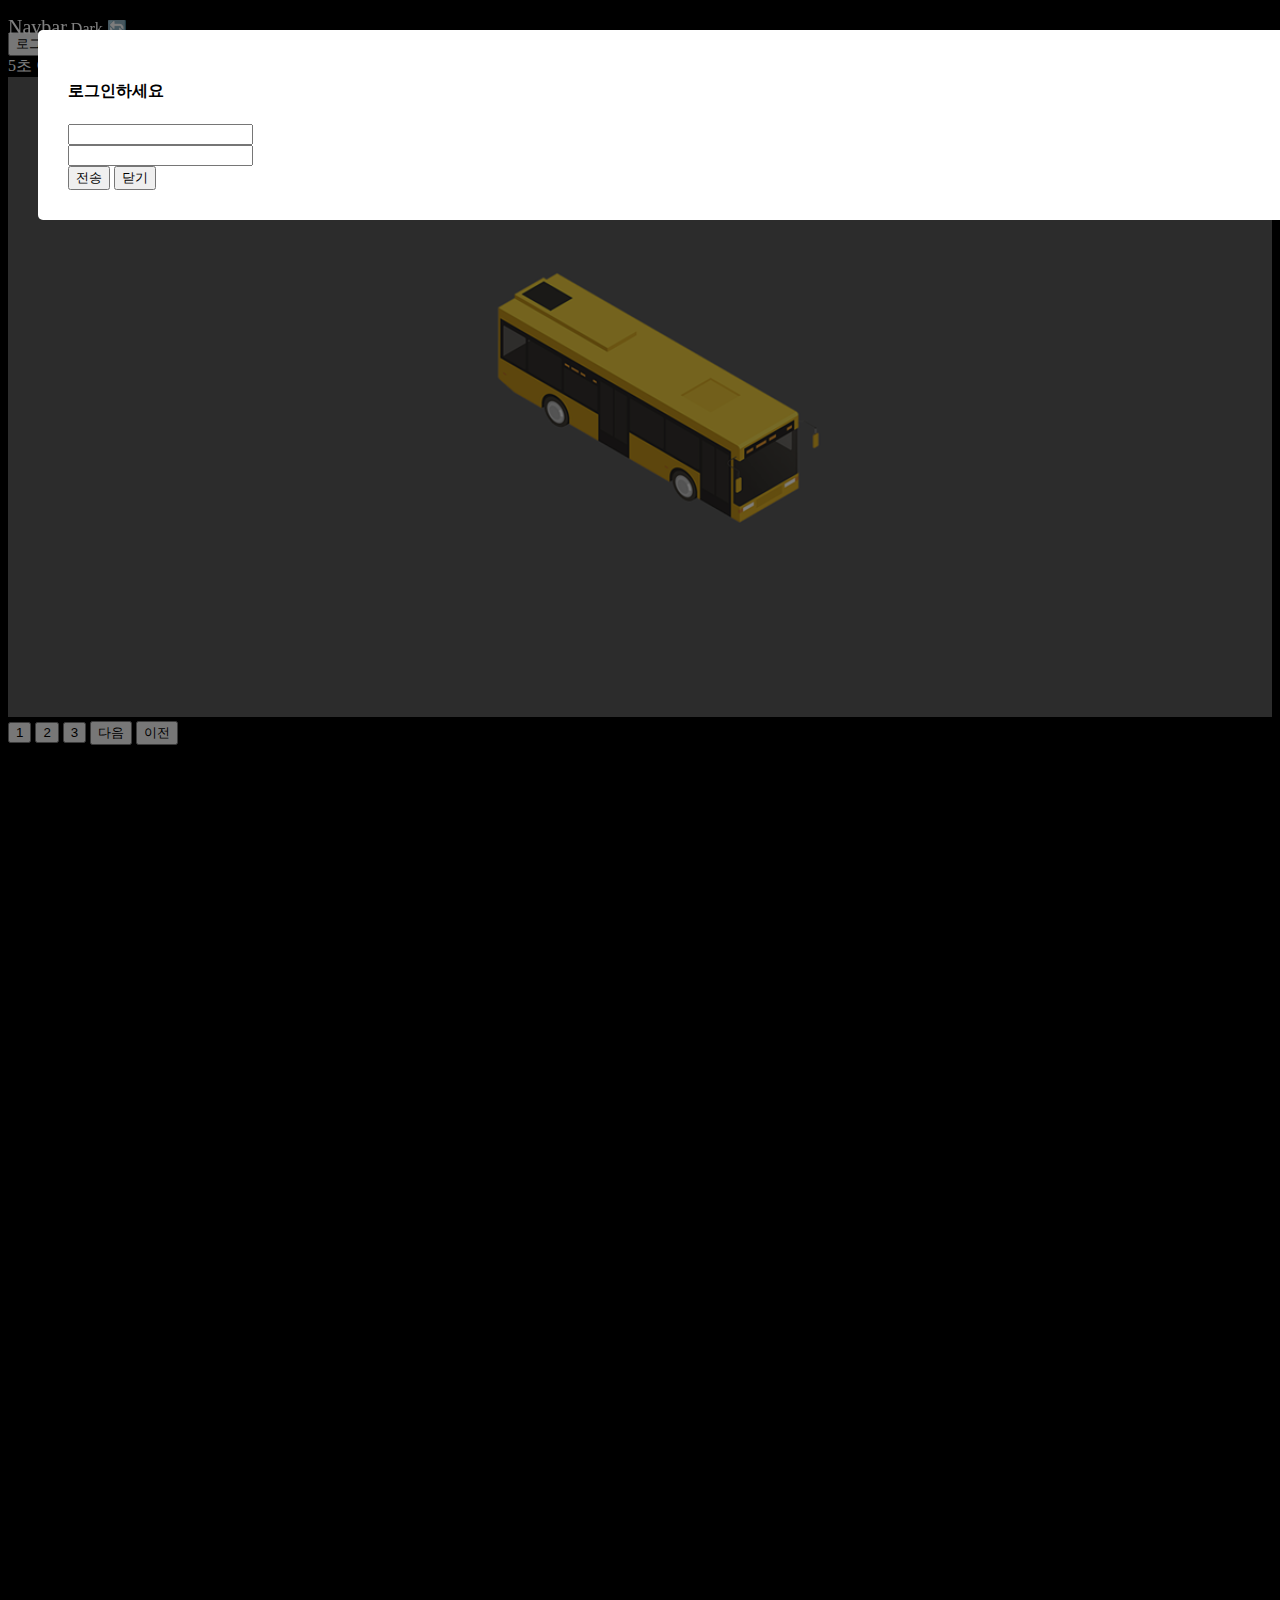
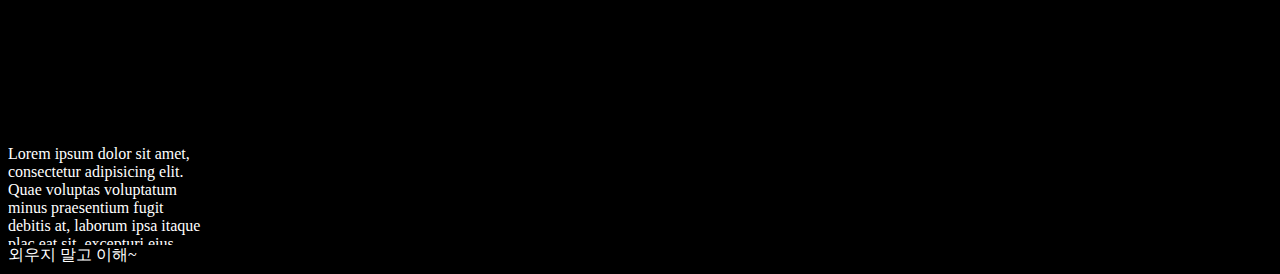
<file: index.html>
<!doctype html>
<html lang="en">
  <head>
    <meta charset="utf-8">
    <meta name="viewport" content="width=device-width, initial-scale=1">
    <link href="https://cdn.jsdelivr.net/npm/bootstrap@5.1.3/dist/css/bootstrap.min.css" rel="stylesheet" integrity="sha384-1BmE4kWBq78iYhFldvKuhfTAU6auU8tT94WrHftjDbrCEXSU1oBoqyl2QvZ6jIW3" crossorigin="anonymous">
    <link rel="stylesheet" href="main.css">
    <script src="https://cdnjs.cloudflare.com/ajax/libs/jquery/3.6.0/jquery.min.js" integrity="sha512-894YE6QWD5I59HgZOGReFYm4dnWc1Qt5NtvYSaNcOP+u1T9qYdvdihz0PPSiiqn/+/3e7Jo4EaG7TubfWGUrMQ==" crossorigin="anonymous" referrerpolicy="no-referrer"></script>
</head>
<!-- 다크모드 -->
  <body class="dark">
    <!-- 모달창은 보통 맨 앞에 적음 -->
    <div class="black-bg show-modal">
      <div class="white-bg">
        <h4>로그인하세요</h4>

        <!-- form은 서버로 유저정보 전송하려고 쓰는 것 -->
        <form action="success.html">
          <div class="my-3">
            <input type="text" class="form-control" id="email">
           </div>
           <div class="my-3">
             <input type="password" class="form-control" id="pw">
           </div>
           <button type="submit" class="btn btn-primary" id="send">전송</button>
           <button type="button" class="btn btn-danger" id="close">닫기</button>
        </form> 
      </div>
    </div> 

    <script>
      // 검은 배경 누르면 모달창 닫힘
      $('.black-bg').on('click', function(e){

        // // 유용한 이벤트 관련 함수들
        // e.target; // 유저가 실제로 누른거
        // e.currentTarget; // 이벤트 리스너 달린 곳
        // this; // = e.currentTarget
        // e.preventDefault(); // 이벤트 기본동작 막아줌
        // e.stopPropagation(); // 내 상위요소로 이벤트 버블링 막아줌

        // 이벤트 버블링 현상 제거 (원래 input창 누르면 닫히는 오류 해결)
        // 내가 실제로 누른게 까만 배경이면 모달창 닫아주세요~
        if(e.target == document.querySelector('.black-bg')){
          $('.black-bg').removeClass('show-modal');
        }
      })


      // input에서 일어나는 input 이벤트 - input에 입력한 값 바뀔 때 발생  (ex) 패스워드 입력시 지속적으로 더 입력하세요 안내문 띄우는 거
      //                   change 이벤트 - input에 입력한 값 바뀌고 포커스 잃을 때 발생
        document.getElementById('email').addEventListener('input', function(){
            console.log('안녕');
        })
    </script>


    <nav class="navbar navbar-light bg-light">
        <div class="container-fluid">
          <span class="navbar-brand">Navbar</span>
          <span class="badge bg-dark">Dark 🔄</span>
          <button class="navbar-toggler" type="button">
            <span class="navbar-toggler-icon"></span>
          </button>
        </div>
      </nav> 
      

      <script>
        // 스크롤 될 때마다 코드 실행
        window.addEventListener('scroll', function(){
          // window.scrollY 는 유저가 얼마나 스크롤바 내렸나
          // window.scrollTo(x,y)는 강제로 스크롤하기
          // 부트 스트랩 사용시 스크롤 속도 늦춰짐
          // window.scrollBy(s,y)는 현재 위치부터 강제로 스크롤하기

        //   1. 스크롤바를 100px 내리면 로고 폰트사이즈를 작게 만들어오십시오.
        // 반대로 100px 미만으로 내리면 로고 폰트사이즈를 크게 만들어옵시다. 
          if(window.scrollY >= 100){
            document.querySelector('.navbar-brand').style.fontSize = "10px";
          }else if(window.scrollY < 100)
            document.querySelector('.navbar-brand').style.fontSize = "20px";
        })

        // $(window).on('scroll', function(){
        //     $(window).scrollTop() // 현재 스크롤바 위치 출력 = window.scrollY 
        //   })


      </script>


      <!-- 다크모드 버튼 -->
      <script>
          // badge 클릭횟수가 홀수면 클릭시 내부 글자를 Light로 변경
          // badge 클릭횟수가 짝수면 내부 글자를 Dark로 변경
          var count = 0;
          $('.badge').on('click', function(){
            count += 1;
            if(count % 2 == 1){
              $('.badge').html('Light 🔄')
              document.querySelector('.dark').style.background = 'white';
              // document.querySelector('.dark').style.color = 'black';
            }else{
              $('.badge').html('Dark 🔄')
              document.querySelector('.dark').style.background = 'black';
              // document.querySelector('.dark').style.color = 'white';
            }
          });

          
      </script>

      <ul class="list-group" id="test1">
        <li class="list-group-item">An item</li>
        <li class="list-group-item">A second item</li>
        <li class="list-group-item">A third item</li>
        <li class="list-group-item">A fourth item</li>
        <li class="list-group-item">And a fifth one</li>
      </ul> 

      <button class="log_btn">로그인</button>

  


      <script>
        document.querySelector('.navbar-toggler').addEventListener('click', function(){
          document.querySelectorAll('.list-group')[0].classList.toggle('show');
        });

        document.querySelector('.log_btn').addEventListener('click', function(){
          // $('.log_btn').on('click', function(){ 

          // document.querySelector('.black-bg').style.display = 'block';
          document.querySelector('.black-bg').classList.add('show-modal');
          // $('.black-bg').addClass('show-modal'); 

          // $('.black-bg').fadeIn(); 
           
          
        })

        document.querySelector('#close').addEventListener('click', function(){
          // document.querySelector('.black-bg').style.display = 'none';
          document.querySelector('.black-bg').classList.remove('show-modal');

          // $('.black-bg').fadeOut(); 

        })
      </script>

      <script>
          // 전송 버튼 누르면
          // 저기 input에 입력한 값이 공백이면 알림창 띄워주세요
          $('form').on('submit', function(e){
            var 아이디입력한값 = document.getElementById('email').value;
            var 비번입력한값 = document.getElementById('pw').value
            // 이메일 형식 검사
            if(아이디입력한값 == ''){
              e.preventDefault(); // 폼 전송 막음
              alert('아이디입력안함')
            } // 문자 @ 영어.영어
            if (/\S+@\S+.\S+/.test(아이디입력한값)){
              e.preventDefault();
              alert('이메일형식아님');
            }            
            else if(비번입력한값 == ''){
              e.preventDefault();
              alert('비번입력안함')
              // 비번 형식 검사
            }else if(/[A-Z]/.test(비번입력한값)){
                e.preventDefault();
                alert('영어대문자쓰지마셈')
            }else if(document.getElementById('email').value.length < 6){
              e.preventDefault();
              alert('아이디를 6자 이상으로 입력하세요')
            }else if(document.getElementById('pw').value.length < 6){
              e.preventDefault();
              alert('비번을 6자 이상으로 입력하세요')
            }
          });
      </script>

      <div class="alert alert-danger">
        <span class="second">5</span>초 이내 구매시 사은품 증정!
      </div>
      <script>
        // // 3초후 코드 실행
        //   setTimeout(function(){
        //     $('.alert').hide();
        //   }, 3000)

        // // 3초마다 코드 실행
        //   setInterval(function(){
        //     console.log('안녕')
        //   }, 2000);

        // 콜백함수자리에 함수넣기 스킬
        // setTimeout(함수, 1000)
        // // addEventListener(함수) 이렇게도 가능

        // function 함수(){
        //   console.log('안녕')
        // }

        // setTimeout(function(){
        //   document.querySelector('.second').innerHTML = '4'
        // }, 1000);
        // setTimeout(function(){
        //   document.querySelector('.second').innerHTML = '3'
        // }, 2000);
        // setTimeout(function(){
        //   document.querySelector('.second').innerHTML = '2'
        // }, 3000);
        // setTimeout(function(){
        //   document.querySelector('.second').innerHTML = '1'
        // },4000);
        // setTimeout(function(){
        //   $('.alert').hide();
        // }, 5000);


        var count = 5;

        setInterval(function(){
          // // 1초 간격으로 초 줄어들면서 문자 출력
          // var num = Number(document.querySelector('.second').innerHTML);
          // num--;
          // if (num < 1){
          //   $('.alert').hide();
          // }
          // document.querySelector('.second').innerHTML = num; // 내가 짠거
          count -= 1;
          if(count >= 0){
            document.querySelector('.second').innerHTML = count;
          }else{
            $('.alert').hide();
          }
        }, 1000);
      </script>

      <!-- 캐러셀(이미지 슬라이드) 만들기 -->
      <div style="overflow: hidden;">
        <div class="slide-container">
          <div class="slide-box">
            <img src="car1.png">
          </div>
          <div class="slide-box">
            <img src="car2.png">
          </div>
          <div class="slide-box">
            <img src="car3.png">
          </div>
        </div>
      </div>

      <button class="slide-1">1</button>
      <button class="slide-2">2</button>
      <button class="slide-3">3</button>
      <button class="next">다음</button>
      <button class="before">이전</button>

      <script>
        var 다음사진 = 1;

        $('.slide-1').on('click', function(){
          $('.slide-container').css('transform', 'translateX(0vw)');
        });

        $('.slide-2').on('click', function(){
          $('.slide-container').css('transform', 'translateX(-100vw)');
          다음사진 += 1;
        });

        $('.slide-3').on('click', function(){
          $('.slide-container').css('transform', 'translateX(-200vw)')
          다음사진 += 2;
        })
  
        

        // 다음 버튼 누르면 
        // $('.next').on('click', function(){
        //   // 지금 보이는 사진이 1이면 2번 사진 보여주세요
        //   if(다음사진 == 1){
        //       $('.slide-container').css('transform', 'translateX(-100vw)');
        //      다음사진 += 1;
        //   }
        //   // 지금 보이는 사진이 2이면 3번 사진 보여주세요
        //   else if(다음사진 == 2){
        //     $('.slide-container').css('transform', 'translateX(-200vw)');
        //     다음사진 += 2;
        //   }
        // })

        // (응용2) 사진이 4개, 5개가 되어도 다음버튼 기능이 잘 동작하려면?
        $('.next').on('click', function(){
          $('.slide-container').css('transform', 'translateX(-' + 다음사진+ '00vw)');
          다음사진 += 1;
        })

        // (응용3) 버튼2 누르고 다음버튼을 누르면 잘 작동하지 않는 이유가 뭐죠?
        // 해결 완

        var 이전사진 = 3;

        // 이전 버튼
        $('.before').on('click', function(){
          // 지금 보이는 사진이 3이면 2번 사진 보여주세요
          // 지금 보이는 사진이 2이면 1번 사진 보여주세요
          // 지금 보이는 사진이 1이면 1번 사진 보여주세요
          if(이전사진 == 3){
            $('.slide-container').css('transform', 'translateX(-100vw)');
            이전사진 -= 1;
          }else if(이전사진 == 2){
            $('.slide-container').css('transform', 'translateX(0vw)');
            이전사진 -= 2; 
          }
        });
      </script>

      <div style="height: 1000px;"></div>

      <div class="lorem" style="width: 200px; height: 100px; overflow-y: scroll">
        Lorem ipsum dolor sit amet, consectetur adipisicing elit. Quae voluptas
         voluptatum minus praesentium fugit debitis at, laborum ipsa itaque plac
         eat sit, excepturi eius. Nostrum perspiciatis, eligendi quae consectetur praesentium exercitationem.
      </div> 

      <script>
        // div의 스크롤바 내린 높이 + 눈에 보이는 div 높이 == div의 실제 높이 비교
        // 위 맞으면 alert 띄우기
        // window.scrollY

        $('.lorem').on('scroll', function(){
          var 스크롤양 = document.querySelector('.lorem').scrollTop; // div 스크롤바 내린 높이
          var 실제높이 = document.querySelector('.lorem').scrollHeight; // div의 실제 높이
          var 눈보이는높이 = document.querySelector('.lorem').clientHeight; // 눈에 보이는 div 높이
          // 2. 회원약관 박스를 거의 끝까지 스크롤하면 alert를 띄워줍시다.
          if (스크롤양 + 눈보이는높이 == 실제높이){
          // if (스크롤양 + 눈보이는높이 > 실제높이 - 10){
            alert('회원약관을 다 읽었습니다');
          }
        })

        // 현재 웹 페이지 끝까지 스크롤 체크
        // 페이지 로드완료 시 실행해야 정확하므로
        // body 태그 끝나기 전에 넣는게 좋음
        //  document.querySelector('html').scrollHeight; // querySelector('html') = documentElement
        //   document.querySelector('html').clientHeight; 
        //   window.scrollY
      </script>

      외우지 말고 이해~


    
    <script src="https://cdn.jsdelivr.net/npm/bootstrap@5.1.3/dist/js/bootstrap.bundle.min.js" integrity="sha384-ka7Sk0Gln4gmtz2MlQnikT1wXgYsOg+OMhuP+IlRH9sENBO0LRn5q+8nbTov4+1p" crossorigin="anonymous"></script>


  </body>
</html>
</file>
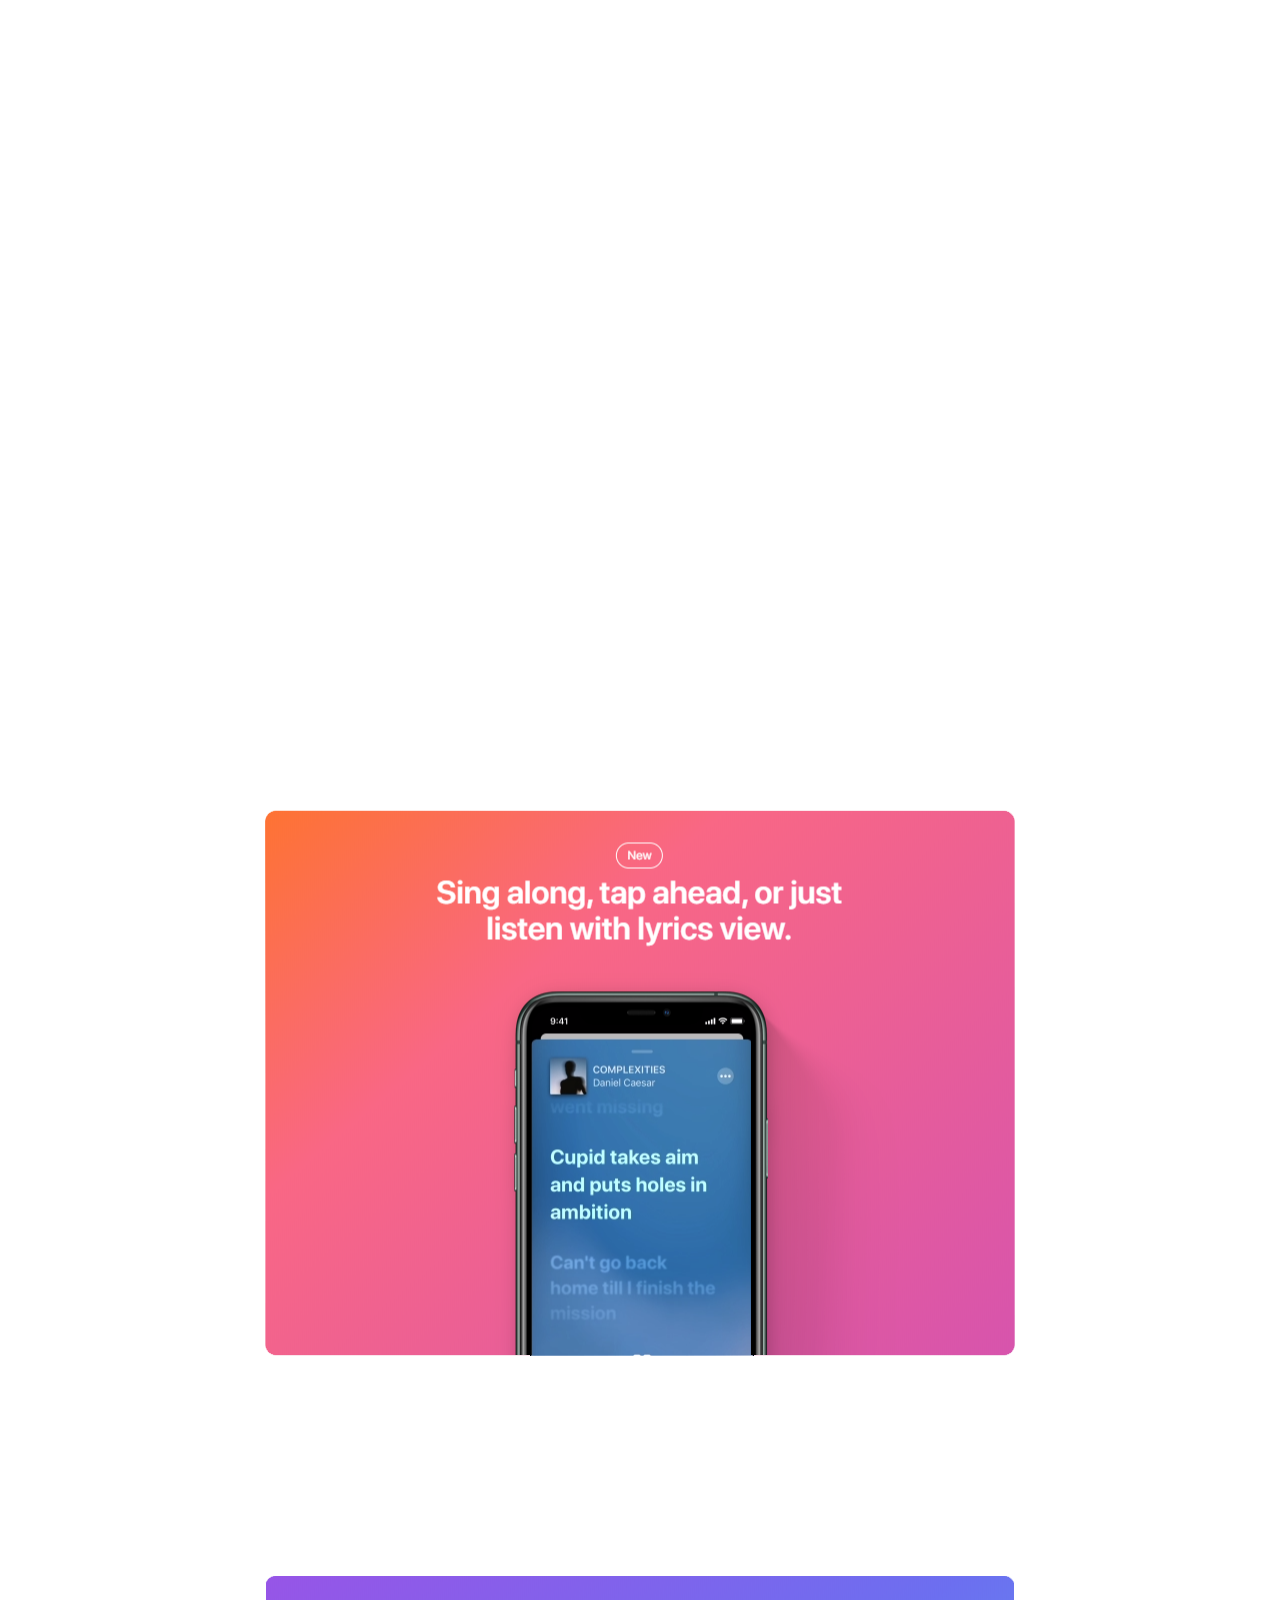
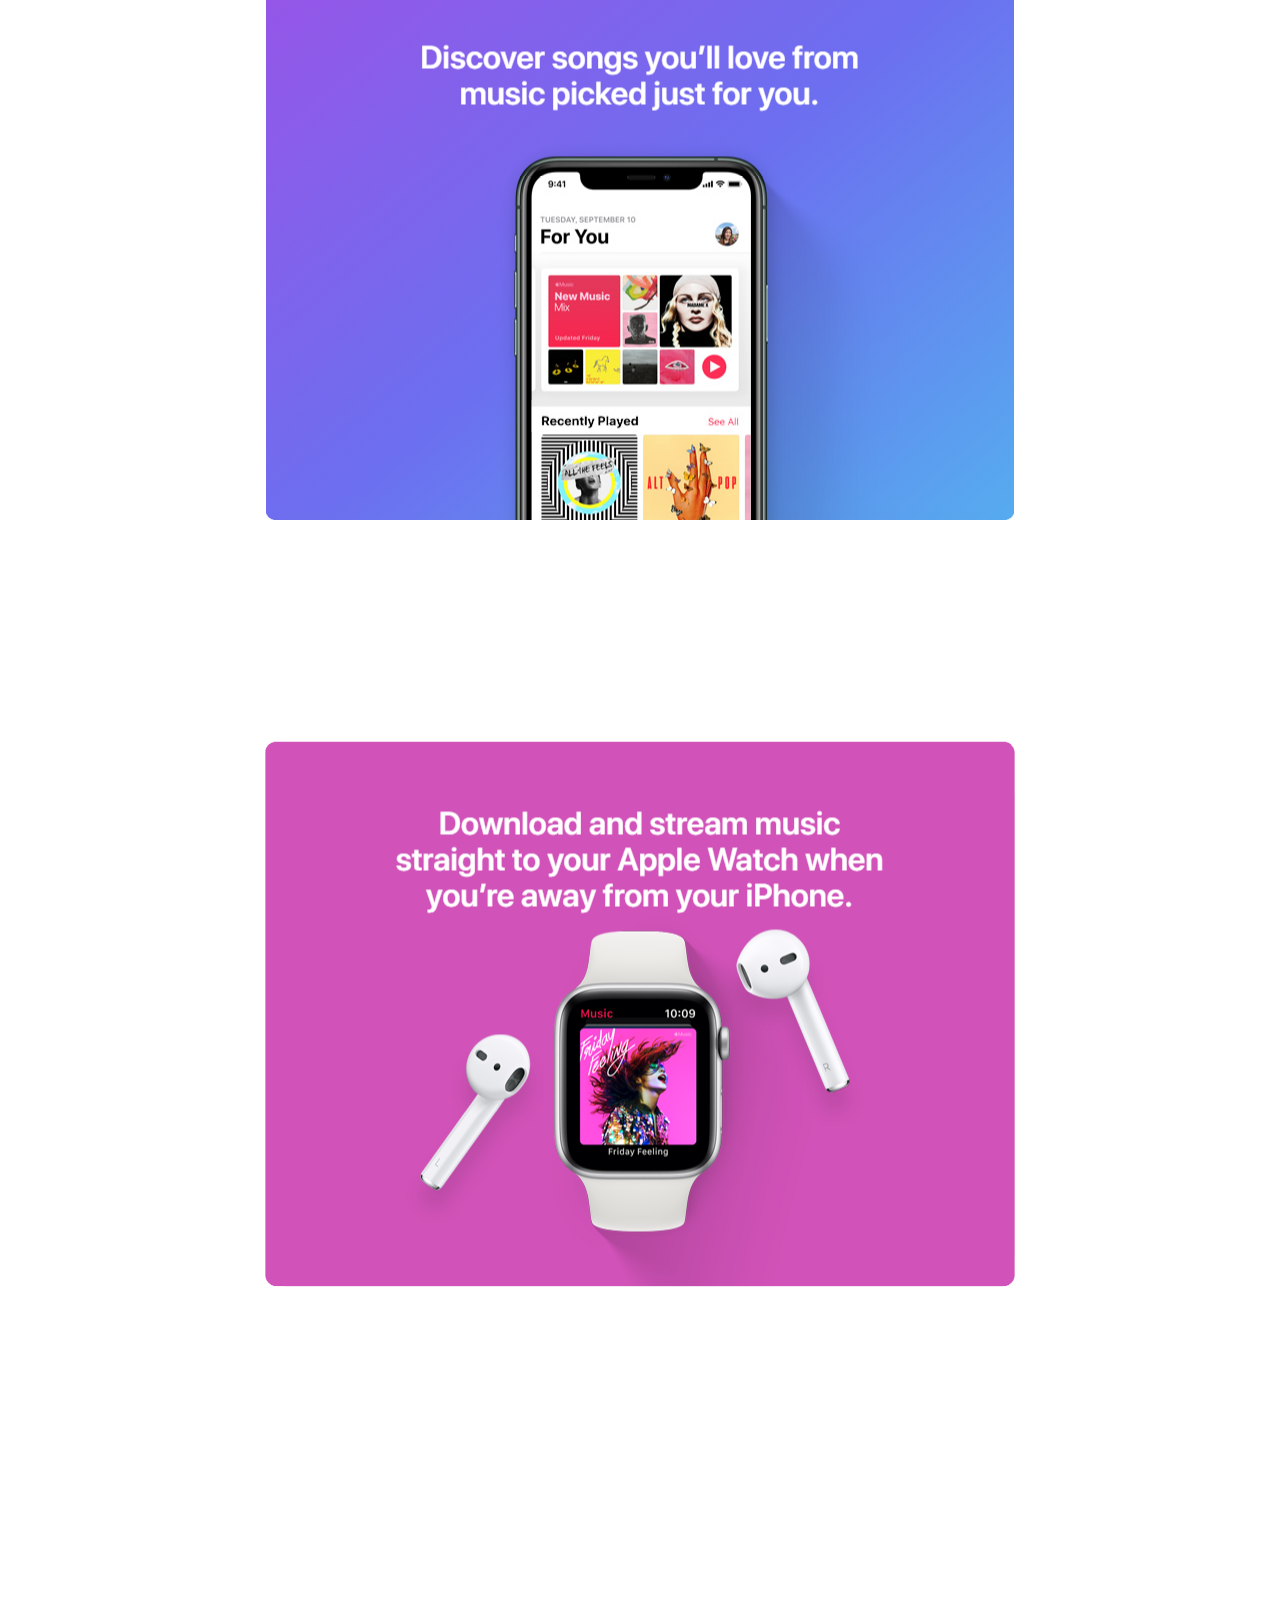
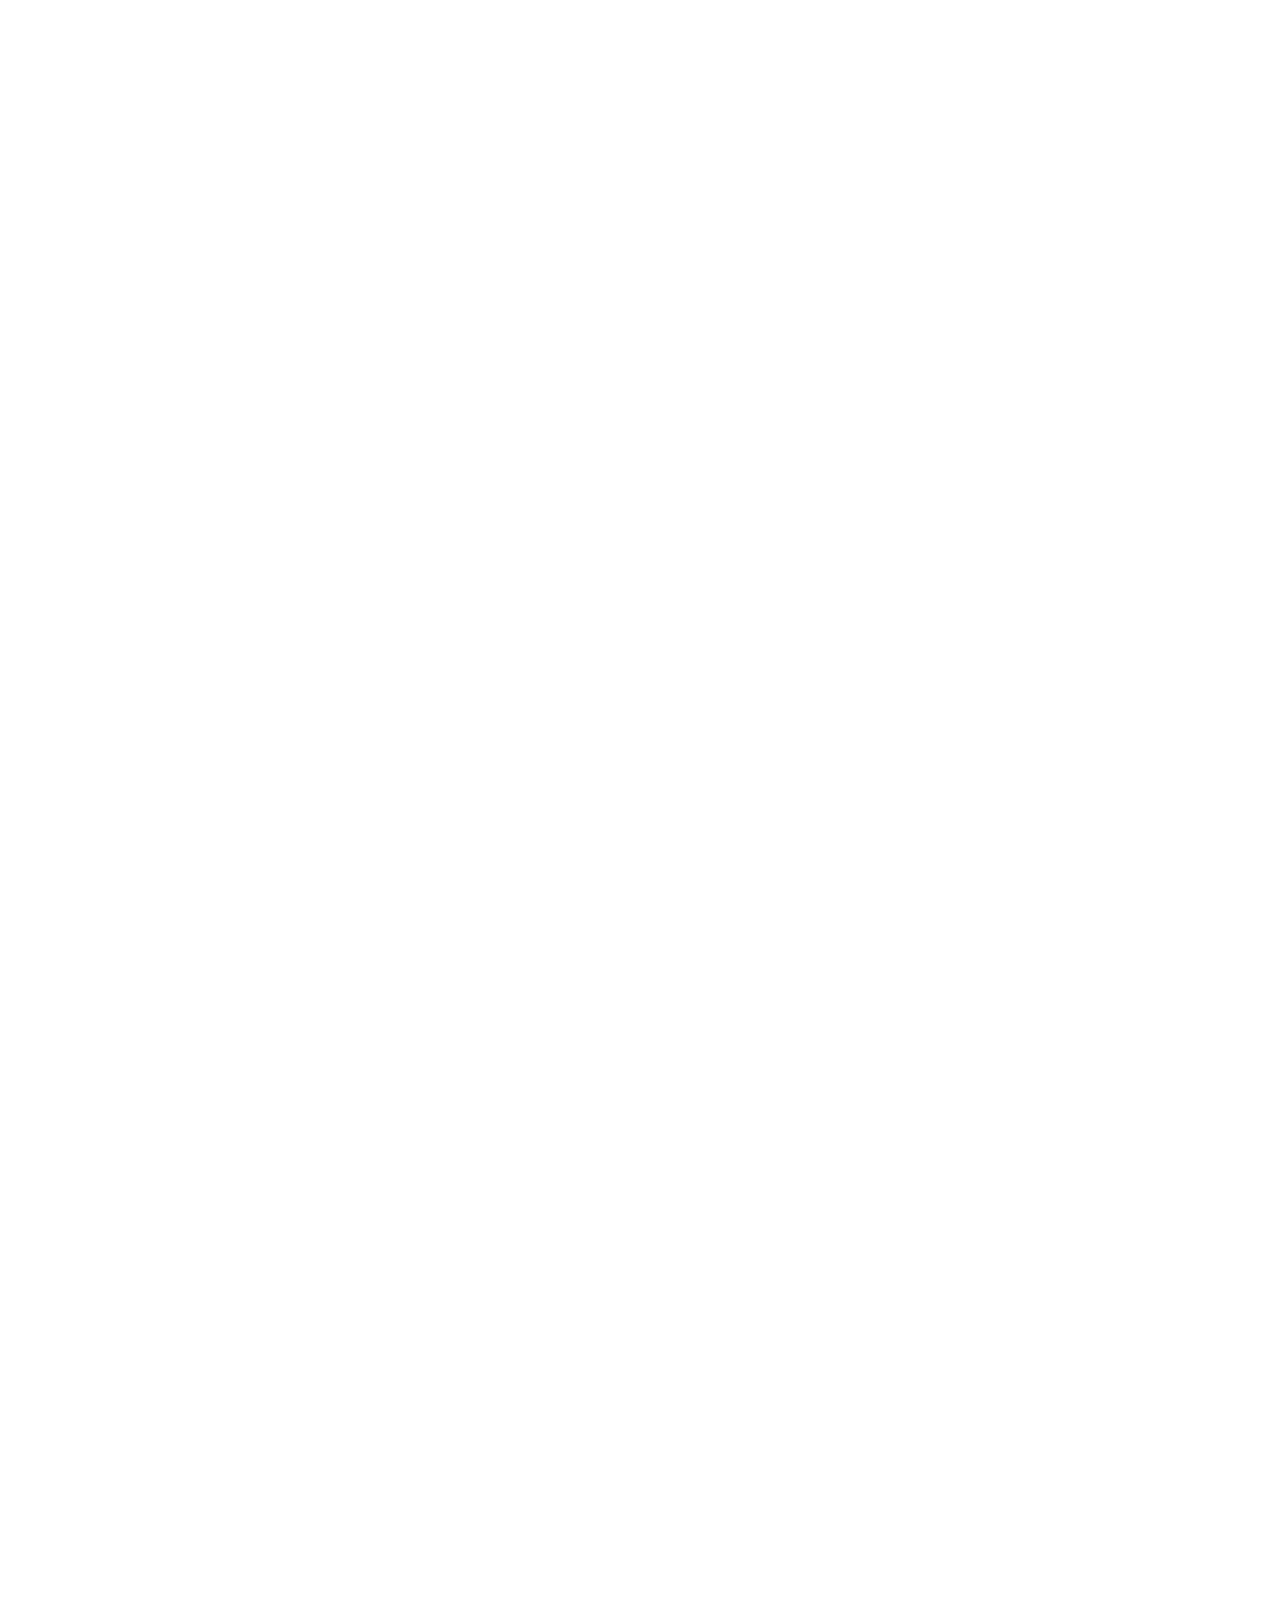
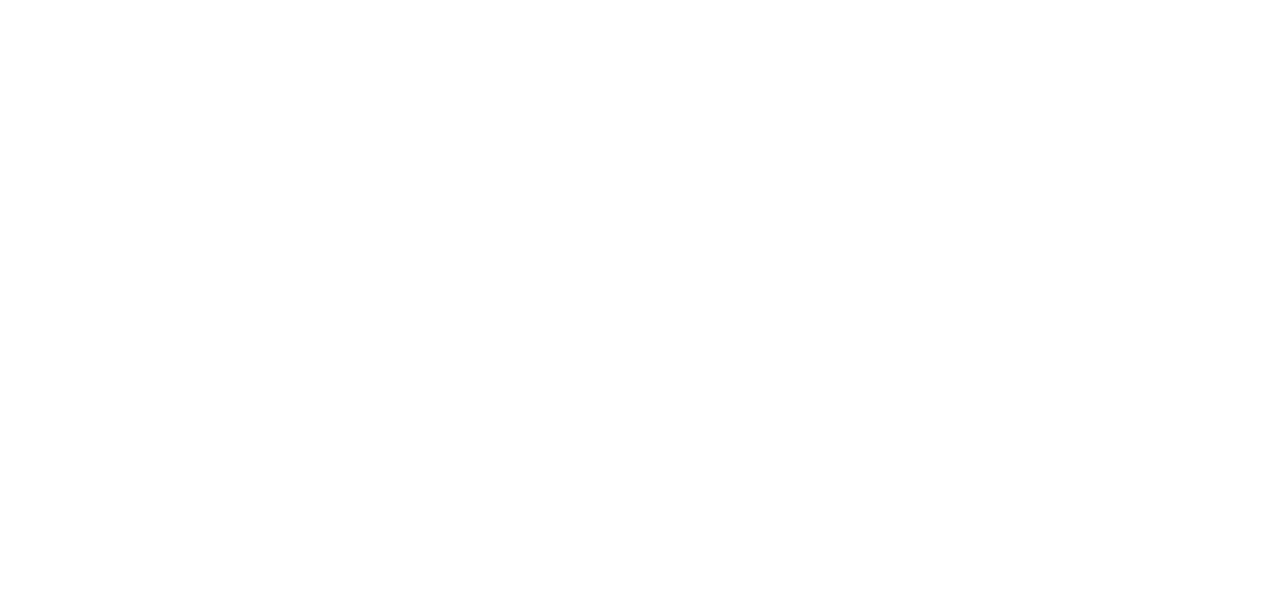
<file: apple.html>
<!DOCTYPE html>
<html lang="en">
<head>
    <meta charset="UTF-8">
    <meta name="viewport" content="width=device-width, initial-scale=1.0">
    <title>Document</title>
    <link rel="stylesheet" href="main.css">
    <script src="https://cdnjs.cloudflare.com/ajax/libs/jquery/3.6.0/jquery.min.js" integrity="sha512-894YE6QWD5I59HgZOGReFYm4dnWc1Qt5NtvYSaNcOP+u1T9qYdvdihz0PPSiiqn/+/3e7Jo4EaG7TubfWGUrMQ==" crossorigin="anonymous" referrerpolicy="no-referrer"></script>
</head>
<body>
    <div class="card-background">
        <div class="card-box">
          <img src="card1.png">
        </div>
        <div class="card-box">
          <img src="card2.png">
        </div>
        <div class="card-box">
          <img src="card3.png">
        </div>
      </div>

      <script>
        $(window).scroll(function(){
            var 높이 = $(window).scrollTop();
            console.log(높이);

            // 스크롤 높이에 따라 변하는 opacity
            // 650~1150까지 스크롤바를 내리면,
            // 첫째카드의 opacity 1-0으로 서서히 변경 
            // var y = ??; y는 스크롤 높이에 따라 변하는 값
            // y = a * 높이 + b; // 1차 함수: y = ax+b;
            // 1 = a * 650 + b; // 투명도 1일 때는 높이 650
            // 0 = a * 1150 + b; // 투명도 0일 때는 높이 1150
            // a = -1/500; 
            // b = 115/50;
           var y = (-1/500) * 높이 + (115/50);
            $('.card-box').eq(0).css('opacity', y);

            // 숙제 : 투명도 뿐만 아니라 카드가 0.9배 정도로 서서히 작아지는 것도 똑같이 구현해봅시다.  
            // 1 = a * 650 + b;
            // 0.9 = a * 1150 + b;
            //  var z = (-1/5000) * 높이 + 565/500;
            var z = (-1/5000) * 높이 + 565/500;
            $('.card-box').eq(0).css('transform', `scale(${z})`);
        });


      </script>


</body>
</html>
</file>
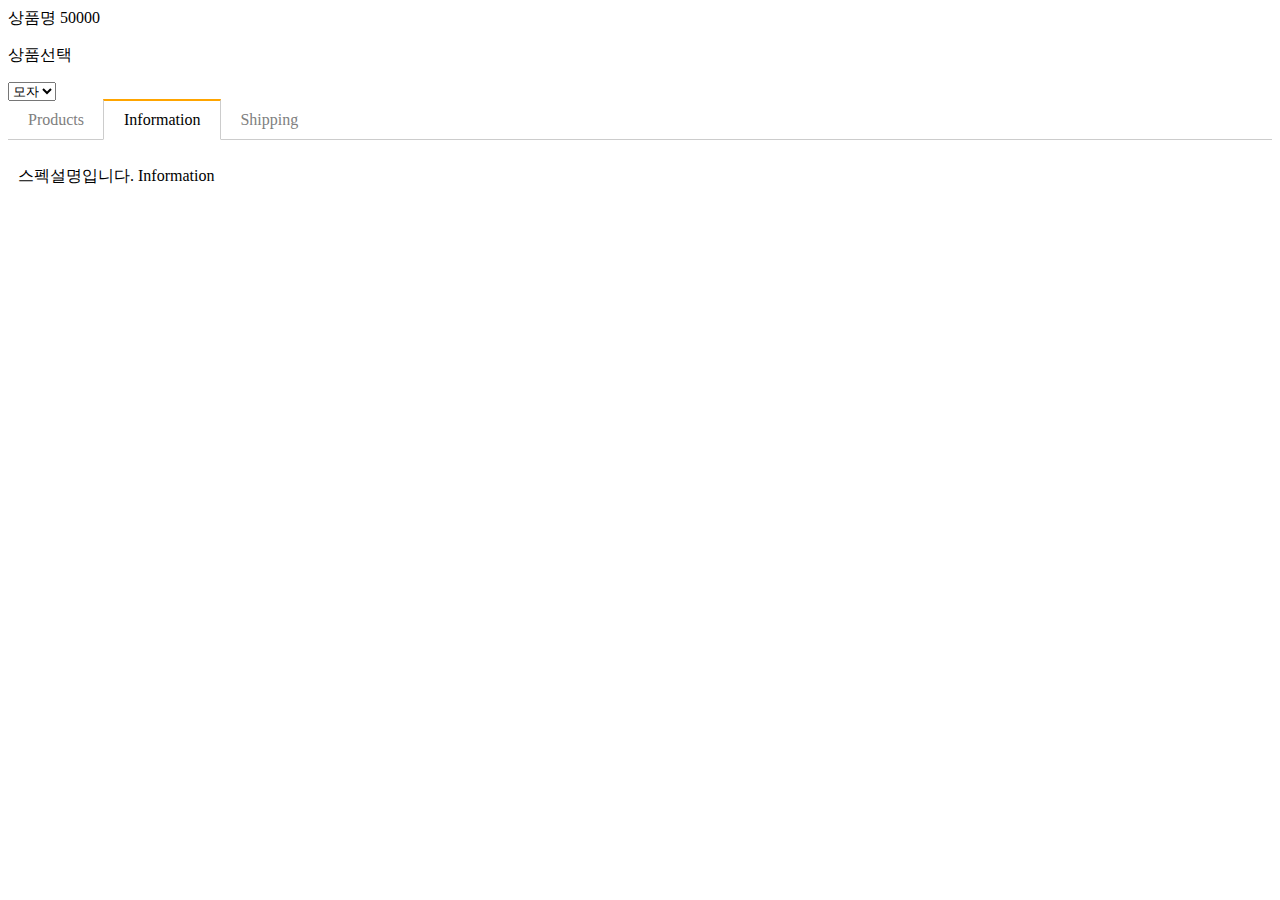
<file: detail.html>
<!doctype html>
<html lang="en">

<head>
  <meta charset="utf-8">
  <meta name="viewport" content="width=device-width, initial-scale=1">
  <link href="https://cdn.jsdelivr.net/npm/bootstrap@5.1.3/dist/css/bootstrap.min.css" rel="stylesheet"
    integrity="sha384-1BmE4kWBq78iYhFldvKuhfTAU6auU8tT94WrHftjDbrCEXSU1oBoqyl2QvZ6jIW3" crossorigin="anonymous">
  <link rel="stylesheet" href="main.css">
  <script src="https://cdnjs.cloudflare.com/ajax/libs/jquery/3.6.0/jquery.min.js"
    integrity="sha512-894YE6QWD5I59HgZOGReFYm4dnWc1Qt5NtvYSaNcOP+u1T9qYdvdihz0PPSiiqn/+/3e7Jo4EaG7TubfWGUrMQ=="
    crossorigin="anonymous" referrerpolicy="no-referrer"></script>
</head>

<body>
  <!-- 상품 상세페이지 -->
  <div class="container mt-3">
    <div class="card p-3">
      <span class="car-title">상품명</span>
      <span class="car-price">가격</span>
    </div>
  </div>

  <!-- select 인풋 다루기 ex) 상품 선택 -->
  <form class="container my-5 form-group">
    <p>상품선택</p>
    <select class="form-select mt-2">
      <option>모자</option>
      <option>셔츠</option>
      <option>바지</option>
    </select>
    <select class="form-select mt-2 form-hide">
      <!-- 아래 옵션에 바지 선택하면 28, 30나오게 html 생성 문법 써서 해보기 -->
      <!-- <option>95</option>
      <option>100</option> -->
    </select>
  </form>

  <!-- <div id="test">
    <h4>반가워</h4>
  </div> -->

  <script>
    // // js로 html 생성법1
    // var a = document.createElement('p');
    // a.innerHTML = '안녕';
    // document.querySelector('#test').appendChild(a);

    // // js로 html 생성법2 - 이거쓰깅
    // var 템플릿 = '<p>안녕</p>';
    // // document.querySelector('#test').insertAdjacentHTML('beforeend', 템플릿);
    // $('#test').append(템플릿); // 위와 동일

    var pants = [28, 30, 32, 34];
    var shirts = [95, 100, 105];


    // 셔츠고르면 밑에 <select> 더 보여주기
      document.querySelectorAll('.form-select')[0].addEventListener('input', function(e){
        // var value = $('.form-select').eq(0).val(); 아래와 동일
        var value = e.currentTarget.value; // e.currentTarget은 지금 이벤트가 달린 곳
        // var value = this.value; 
        if(value == '셔츠'){
          document.querySelectorAll('.form-select')[1].classList.remove('form-hide');
          $('.form-select').eq(1).html('');
          // var 셔츠사이즈 = `<option>95</option>
          // <option>100</option>`;
          // $('.form-select').eq(1).append(셔츠사이즈);
          shirts.forEach(function(a){
            $('.form-select').eq(1).append(`<option>${a}</option>`)
          })
         // 모자누르면 사라지게 
        // }else if(value == '모자'){
        //   document.querySelectorAll('.form-select')[1].classList.add('form-hide');
        }else if(value == '바지'){
          $('.form-select').eq(1).removeClass('form-hide');
          $('.form-select').eq(1).html(''); //  싹 비워주세요
          // var 바지사이즈 = `<option>28</option>
          // <option>30</option>`; 
          // $('.form-select').eq(1).append(바지사이즈);
          pants.forEach(function(a){ // a 파라미터에 위 pants 데이터 복붙
          // pants.forEach((a) => { // 위와 동일 arrow function 문법
// 그냥 함수와 arrow function의 기능차이는 하나가 있는데
// 함수 안에서 this를 써야할 경우 
// - 그냥 함수는 함수 안에서 this를 알맞게 재정의해줍니다.
// - arrow function은 함수 안에서 this를 재정의해주지 않고 바깥에 있던 this를 그대로 씁니다.
// 그래서 이벤트리스너 콜백함수안에서 this를 써야하면 arrow function 쓰면 의도와 다르게 동작할 수도 있습니다.
// 그런데선 쓰지마십시오 
            $('.form-select').eq(1).append(`<option>${a}</option>`);
          });
        }
      })

      // obj 반복문- for in
      var obj = {name:'kim', age:20}

      for (var key in obj){
        console.log(obj[key]);
      }
    

    var car = ['소나타', 50000, 'white'];
    var car2 = { name: '소나타', price: [50000, 3000, 4000] } // Object 자료형
    // Object는 순서 개념 없음 인덱스 사용 불가
    // car.sort(); // 정렬
    // car.slice(1,3); // 자르기

    //   // 여기서 car2 에 저장된 소나타라는 상품명과 50000이라는 가격을
    //   // 뽑아서 html에 집어넣어보십시오.자바스크립트 작성해서 구현합시다. 
    // document.querySelector('.car-title').innerHTML = car2['name'];
    // document.querySelector('.car-price').innerHTML = car2['price'];

    document.querySelector('.car-price').innerHTML = car2.price[0]; // 이런게 client-side rendering 

    // 이런거 하는 이유?
    // 1. server-side rendering
    // 서버에서 html을 미리 완성해서 고객에게 보냄 (서버가 html 다 만들어야해서 귀찮음)
    // 2. client-side rendering
    // 서버가 비어있는 html과 데이터만 보내면 js이용해서 고객 브라우저 안에서 html 완성
    // (서버가 편함)


  </script>

  <style>
    ul.list {
      list-style-type: none;
      margin: 0;
      padding: 0;
      border-bottom: 1px solid #ccc;
    }

    ul.list::after {
      content: '';
      display: block;
      clear: both;
    }

    .tab-button {
      display: block;
      padding: 10px 20px 10px 20px;
      float: left;
      margin-right: -1px;
      margin-bottom: -1px;
      color: grey;
      text-decoration: none;
      cursor: pointer;
    }

    .orange {
      border-top: 2px solid orange;
      border-right: 1px solid #ccc;
      border-bottom: 1px solid white;
      border-left: 1px solid #ccc;
      color: black;
      margin-top: -2px;
    }

    .tab-content {
      display: none;
      padding: 10px;
    }

    .show {
      display: block;
    }
  </style>

  <div class="container mt-5">
    <ul class="list">
      <!--**  html 태그에 몰래 정보 숨기기 가능 data-자료이름="값" -->
      <li class="tab-button" data-id="0">Products</li>
      <li class="tab-button orange" data-id="1">Information</li>
      <li class="tab-button" data-id="2">Shipping</li>
    </ul>
    <div class="tab-content">
      <p>상품설명입니다. Product</p>
    </div>
    <div class="tab-content show">
      <p>스펙설명입니다. Information</p>
    </div>
    <div class="tab-content">
      <p>배송정보입니다. Shipping</p>
    </div>
  </div>

  <script src="tab.js"></script>



  <script src="https://cdn.jsdelivr.net/npm/bootstrap@5.1.3/dist/js/bootstrap.bundle.min.js"
    integrity="sha384-ka7Sk0Gln4gmtz2MlQnikT1wXgYsOg+OMhuP+IlRH9sENBO0LRn5q+8nbTov4+1p"
    crossorigin="anonymous"></script>
</body>

</html>
</file>
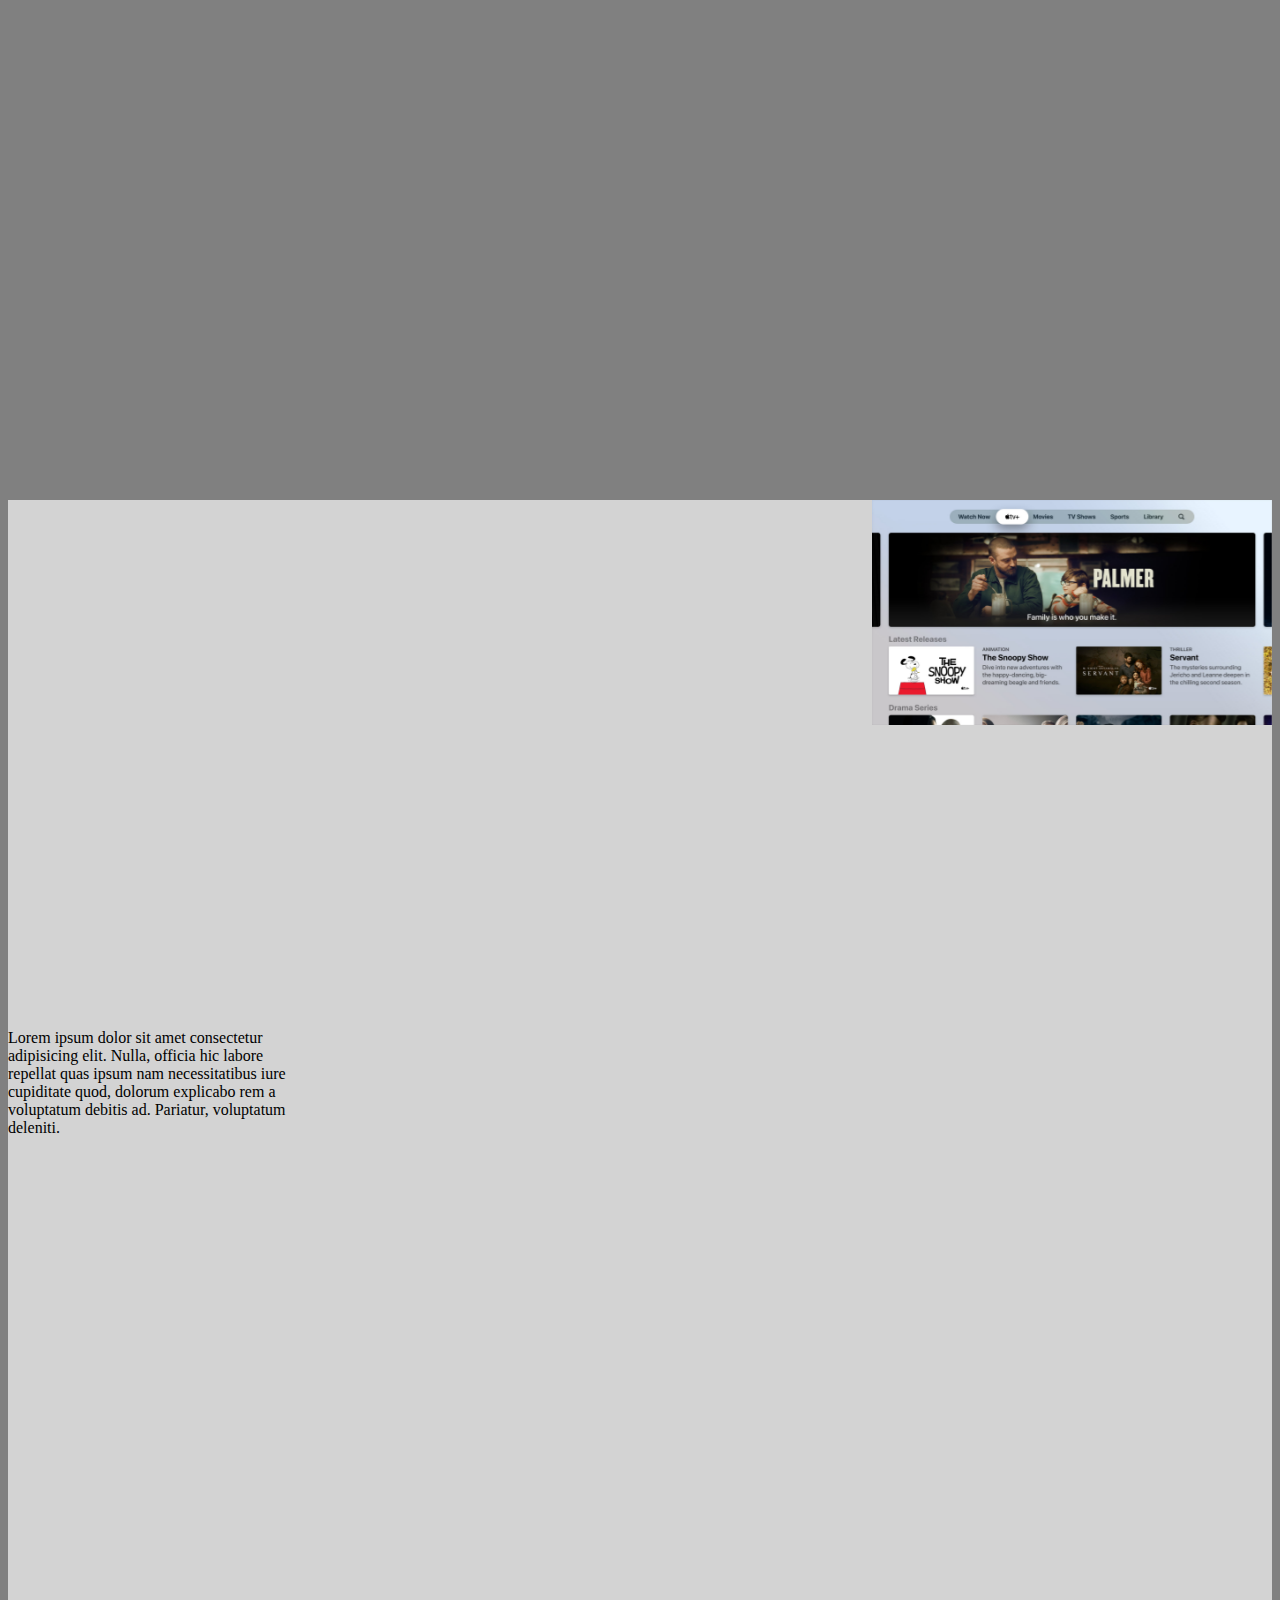
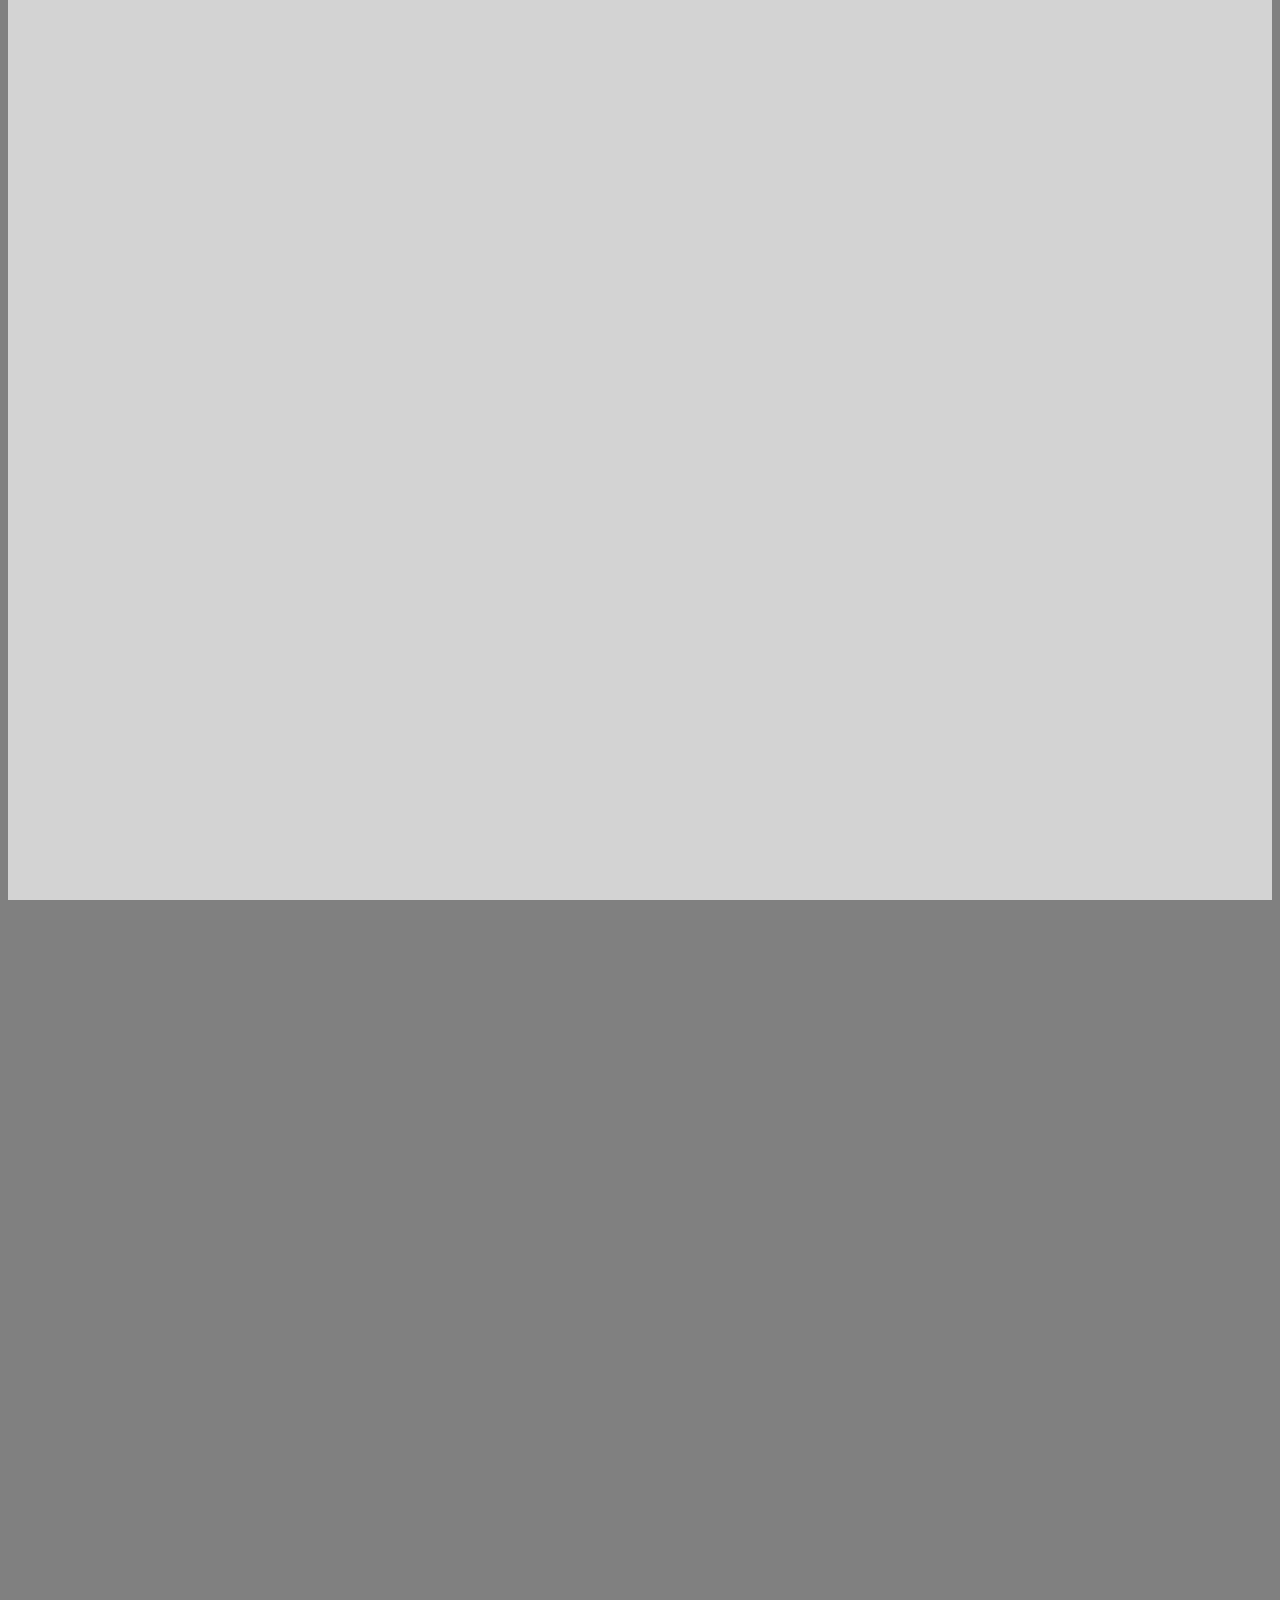
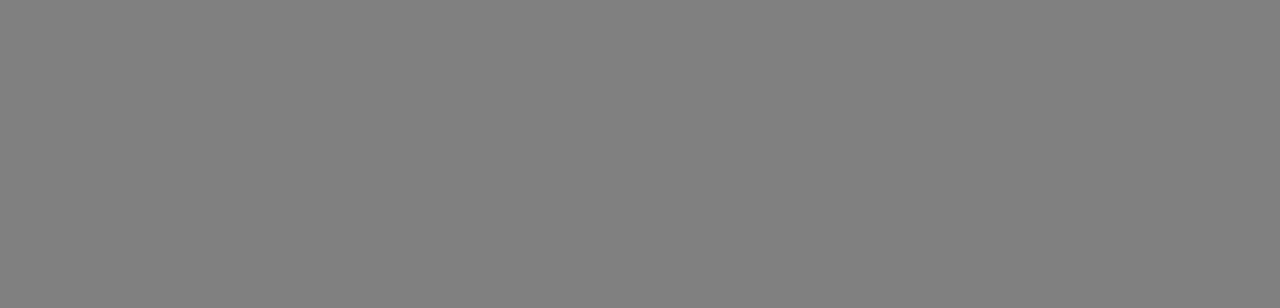
<file: gird.html>
<!DOCTYPE html>
<html lang="en">
<head>
    <meta charset="UTF-8">
    <meta name="viewport" content="width=device-width, initial-scale=1.0">
    <title>Document</title>
    <link rel="stylesheet" href="main.css">
</head>
<body style="background-color: grey; height: 3000px;">
    <div class="grey">
        <div class="image">
            <img src="appletv.jpg" width="100%">
        </div>
        <div style="clear: both;"></div>

        <div class="text" style="margin-top: 300px;">
            Lorem ipsum dolor sit amet consectetur adipisicing elit. Nulla, officia hic labore repellat quas ipsum nam necessitatibus iure cupiditate quod, dolorum explicabo rem a voluptatum debitis ad. Pariatur, voluptatum deleniti.
        </div>

    </div>
</body>
</html>
</file>
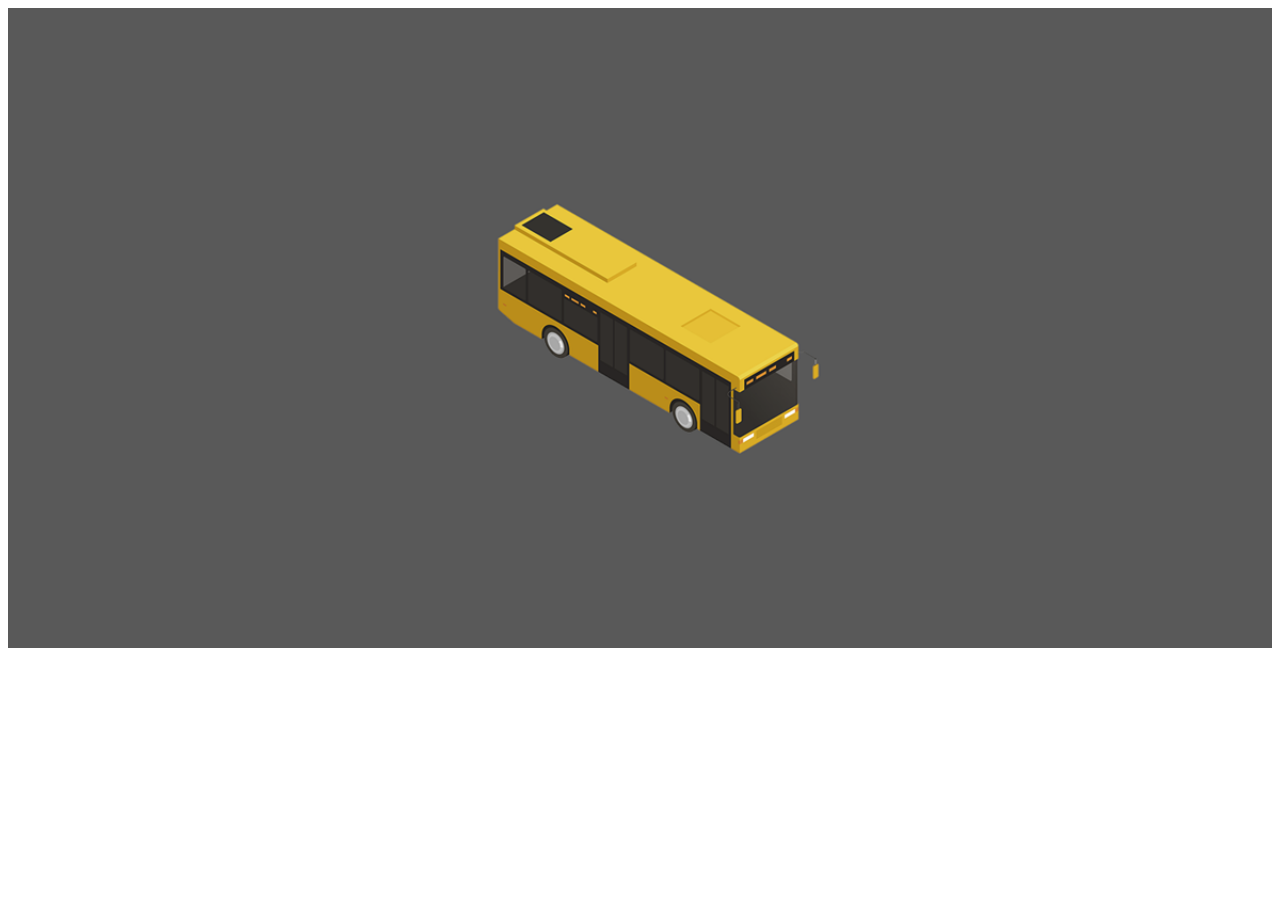
<file: index2.html>
<!doctype html>
<html lang="en">
  <head>
    <meta charset="utf-8">
    <meta name="viewport" content="width=device-width, initial-scale=1">
    <link href="https://cdn.jsdelivr.net/npm/bootstrap@5.1.3/dist/css/bootstrap.min.css" rel="stylesheet" integrity="sha384-1BmE4kWBq78iYhFldvKuhfTAU6auU8tT94WrHftjDbrCEXSU1oBoqyl2QvZ6jIW3" crossorigin="anonymous">
    <link rel="stylesheet" href="main.css">
    <script src="https://cdnjs.cloudflare.com/ajax/libs/jquery/3.6.0/jquery.min.js" integrity="sha512-894YE6QWD5I59HgZOGReFYm4dnWc1Qt5NtvYSaNcOP+u1T9qYdvdihz0PPSiiqn/+/3e7Jo4EaG7TubfWGUrMQ==" crossorigin="anonymous" referrerpolicy="no-referrer"></script>
</head>

  <body>
      <!-- 기능1. 내가 드래그한 거리만큼 박스도 왼쪽으로 움직임-->
      <div style="overflow: hidden;">
        <div class="slide-container">
          <div class="slide-box">
            <img src="car1.png" draggable="false">
          </div>
          <div class="slide-box">
            <img src="car2.png" draggable="false">
          </div>
          <div class="slide-box">
            <img src="car3.png" draggable="false">
          </div>
        </div>
      </div>

      <script>
        
        var 시작좌표 = 0;
        var 눌렀냐 = false;
        // mousedown 은 마우스 누를 때 발생 / mouseup은 땠을 때
        // e.clientX는 현재 마우스 x축좌표
        $('.slide-box').eq(0).on('mousedown', function(e){
            시작좌표 = e.clientX;
            눌렀냐 = true;
        });

        // mousemove는 마우스 움직일 때 발생
        $('.slide-box').eq(0).on('mousemove', function(e){
            // 시작좌표 - e.clientX // 마우스 찍고 왼쪽으로 드래그할 때 이동거리
            // 마우스 찍은 후에 박스 움직이게 해주세요
            if(눌렀냐 == true){
                $('.slide-container').css('transform', 
            `translateX(${e.clientX-시작좌표}px)`)
            }
        });


        $('.slide-box').eq(0).on('mouseup', function(e){
            눌렀냐 = false;

            // 마우스떼면 이동거리가 100이상이면 2번사진
            if(e.clientX-시작좌표 < -100) {
                $('.slide-container')
                    .css('transition', 'all 0.5s')
                    .css('transform', 'translateX(-100vw)');
            }else{
                $('.slide-container')
                .css('transition', 'all 0.5s')
                .css('transform', 'translateX(0vw)')
            }

            // 0.5초 후에 아래 코드 실행
            setTimeout(()=> {
                $('.slide-container').css('transition', 'none')
            }, 500)    
        });


        // 응용1. 나머지 2번 3번 사진도 스와이프 가능하게 만들어봅시다.
        // 2번 사진 마우스로 클릭하면서 왼쪽으로 꾹 눌러 일정거리 이동한후 마우스 떼면 3번 사진으로 이동
        var 시작좌표2 = 0;
        var 눌렀냐2 = false;

        // 2번 사진 마우스로 클릭하고
        $('.slide-box').eq(1).on('mousedown', function(e){
            시작좌표2 = e.clientX;
            눌렀냐2 = true;
        });

        // 누르면서 왼쪽으로 이동시키기 
        $('.slide-box').eq(1).on('mousemove', function(e){
         // 마우스 찍으면 
         // 마우스 이동한 거리만큼 박스 움직이게 해주세요
         // 이동거리? 
        //  console.log(e.clientX - 시작좌표2);
        //  if(눌렀냐2 == true){
        //         $('.slide-container')
        //         .css('transform', `translateX(${e.clientX-시작좌표2}px)`)
        //     }
        });

        // 일정거리 이동하면 다음 또는 이전 사진으로 넘기기
        $('.slide-box').eq(1).on('mouseup', function(e){
            눌렀냐2 = false;
            // 이동한 일정거리?
           // 마우스떼면 이동거리가 100이상이면 3번사진
           // 2번 사진 -> 3번 사진
           if(시작좌표2 - e.clientX > 100){
            $('.slide-container')
                .css('transition', 'all 0.5s')
                .css('transform', 'translateX(-200vw)');
           }// 2번 사진 -> 1번사진
           else if(시작좌표2 - e.clientX < -100){
            $('.slide-container')
                .css('transition', 'all 0.5s')
                .css('transform', 'translateX(0vw)');
           } 
        });


        // 3번 사진 
        var 시작좌표3 = 0;
        var 눌렀냐3 = false;

        $('.slide-box').eq(2).on('mousedown', function(e){
            시작좌표3 = e.clientX;
            눌렀냐3 = true;
        });

        // 누르면서 왼쪽으로 이동시키기 
        $('.slide-box').eq(2).on('mousemove', function(e){
         // 마우스 찍으면 
         // 마우스 이동한 거리만큼 박스 움직이게 해주세요
         // 이동거리? 
        //  if(눌렀냐3 == true){
        //         $('.slide-container')
        //         .css('transform', `translateX(${e.clientX-시작좌표3}px)`)
        //     }
        });

        // 일정거리 이동하면 다음 또는 이전 사진으로 넘기기
        $('.slide-box').eq(2).on('mouseup', function(e){
            눌렀냐3 = false;
            // 이동한 일정거리?
           // 마우스떼면 이동거리가 100이상이면 3번사진
           // 3번 사진 -> 2번 사진
           if(시작좌표3 - e.clientX < -100){
            $('.slide-container')
                .css('transition', 'all 0.5s')
                .css('transform', 'translateX(-100vw)');
           } 

        });

        // 응용2. 첫 사진을 우측으로 스와이프 못하게 막으려면? 아마 if문 추가하면 될 수도 있겠군요



        // 모바일
           // 모바일은 touchstart
           $('.slide-box').eq(0).on('touchstart', function(e){
            // 터치이벤트에서 x좌표 출력
            시작좌표 = e.touches[0].clientX;
            눌렀냐 = true;
        });

         // 모바일은 touchmove
        $('.slide-box').eq(0).on('touchmove', function(e){
            if(눌렀냐 == true){
                $('.slide-container').css('transform', 
            `translateX(${e.touches[0].clientX-시작좌표}px)`)
            }
        });


        // 모바일은 touchend
        $('.slide-box').eq(0).on('touchend', function(e){
            눌렀냐 = false;

            // touchend에서는 아래처럼!
            if(e.changedTouches[0].clientX-시작좌표 < -100) {
                $('.slide-container')
                    .css('transition', 'all 0.5s')
                    .css('transform', 'translateX(-100vw)');
            }else{
                $('.slide-container')
                .css('transition', 'all 0.5s')
                .css('transform', 'translateX(0vw)')
            }

            setTimeout(()=> {
                $('.slide-container').css('transition', 'none')
            }, 500)    
        });

        // Hammer.js 라이브러리 같은거 쓰면 위 따로 코드 필 칠요없이 
        // 모바일 같이 구현 가능 더 편리함


// 응용2. 첫 사진을 우측으로 스와이프 못하게 막으려면? 아마 if문 추가하면 될 수도 있겠군요

      </script>



    <script src="https://cdn.jsdelivr.net/npm/bootstrap@5.1.3/dist/js/bootstrap.bundle.min.js" integrity="sha384-ka7Sk0Gln4gmtz2MlQnikT1wXgYsOg+OMhuP+IlRH9sENBO0LRn5q+8nbTov4+1p" crossorigin="anonymous"></script>


  </body>
</html>
</file>
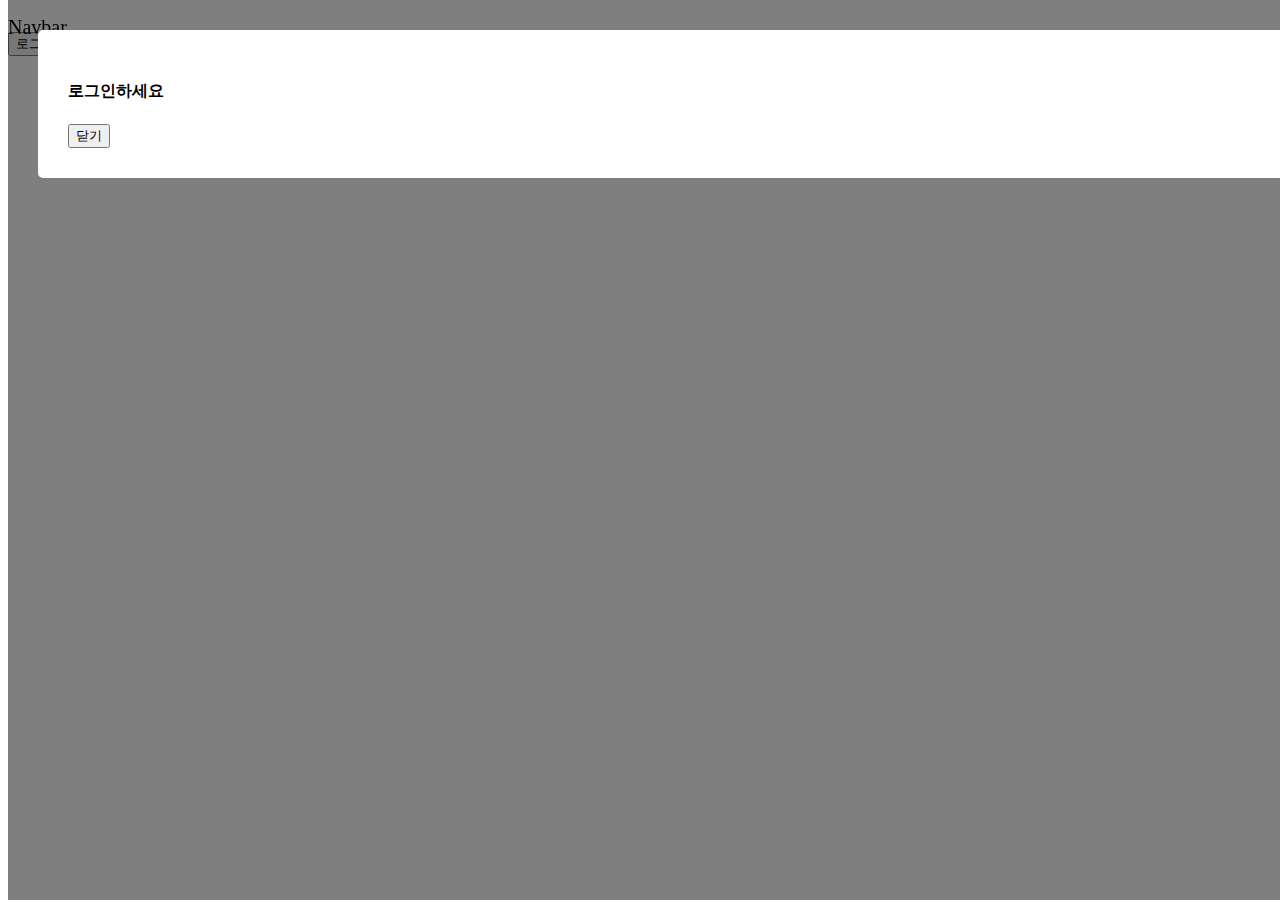
<file: submenu.html>
<!doctype html>
<html lang="en">
  <head>
    <meta charset="utf-8">
    <meta name="viewport" content="width=device-width, initial-scale=1">
    <link href="https://cdn.jsdelivr.net/npm/bootstrap@5.1.3/dist/css/bootstrap.min.css" rel="stylesheet" integrity="sha384-1BmE4kWBq78iYhFldvKuhfTAU6auU8tT94WrHftjDbrCEXSU1oBoqyl2QvZ6jIW3" crossorigin="anonymous">
    <link rel="stylesheet" href="main.css">
    <script src="https://cdnjs.cloudflare.com/ajax/libs/jquery/3.6.0/jquery.min.js" integrity="sha512-894YE6QWD5I59HgZOGReFYm4dnWc1Qt5NtvYSaNcOP+u1T9qYdvdihz0PPSiiqn/+/3e7Jo4EaG7TubfWGUrMQ==" crossorigin="anonymous" referrerpolicy="no-referrer"></script>
</head>
  <body>
    <!-- 모달창은 보통 맨 앞에 적음 -->
    <div class="black-bg show-modal">
      <div class="white-bg">
        <h4>로그인하세요</h4>
        <button class="btn btn-danger" id="close">닫기</button>
      </div>
    </div> 

    <nav class="navbar navbar-light bg-light">
        <div class="container-fluid">
          <span class="navbar-brand">Navbar</span>
          <button class="navbar-toggler" type="button">
            <span class="navbar-toggler-icon"></span>
          </button>
        </div>
      </nav> 

      <ul class="list-group" id="test1">
        <li class="list-group-item">An item</li>
        <li class="list-group-item">A second item</li>
        <li class="list-group-item">A third item</li>
        <li class="list-group-item">A fourth item</li>
        <li class="list-group-item">And a fifth one</li>
      </ul> 

      <button class="log_btn">로그인</button>


      

      <script>
        document.querySelector('.navbar-toggler').addEventListener('click', function(){
          document.querySelectorAll('.list-group')[0].classList.toggle('show');
        });

        document.querySelector('.log_btn').addEventListener('click', function(){
          // $('.log_btn').on('click', function(){ 

          // document.querySelector('.black-bg').style.display = 'block';
          document.querySelector('.black-bg').classList.add('show-modal');
          // $('.black-bg').addClass('show-modal'); 

          // $('.black-bg').fadeIn(); 

           
          
        })

        document.querySelector('#close').addEventListener('click', function(){
          // document.querySelector('.black-bg').style.display = 'none';
          document.querySelector('.black-bg').classList.remove('show-modal');

          // $('.black-bg').fadeOut(); 

        })

        

        


      </script>

    <script src="https://cdn.jsdelivr.net/npm/bootstrap@5.1.3/dist/js/bootstrap.bundle.min.js" integrity="sha384-ka7Sk0Gln4gmtz2MlQnikT1wXgYsOg+OMhuP+IlRH9sENBO0LRn5q+8nbTov4+1p" crossorigin="anonymous"></script>


  </body>
</html>
</file>
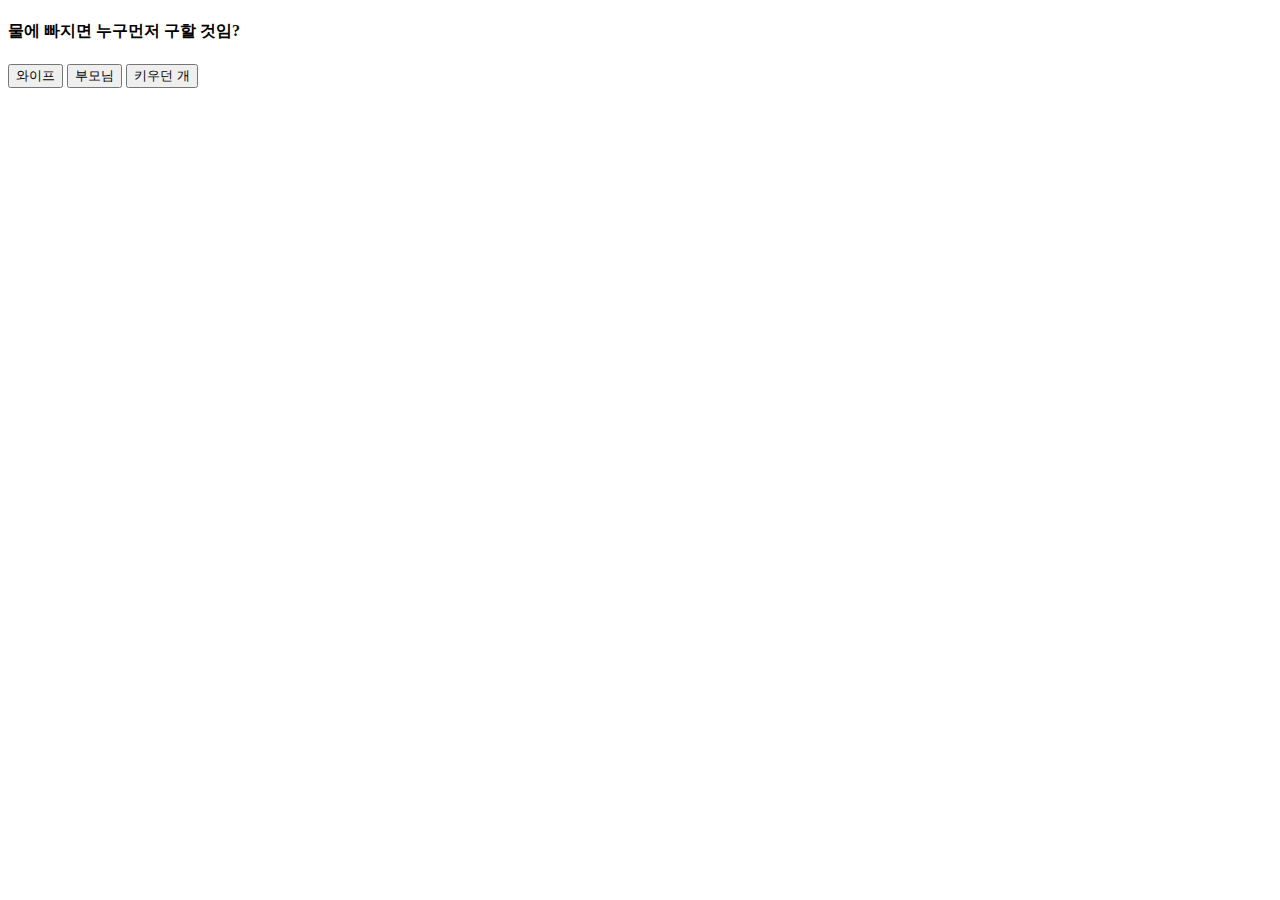
<file: switch.html>
<!DOCTYPE html>
<html lang="en">
<head>
    <meta charset="UTF-8">
    <meta name="viewport" content="width=device-width, initial-scale=1.0">
    <title>Document</title>
</head>
<body>
    <div id="quiz">
        <h4>물에 빠지면 누구먼저 구할 것임?</h4>
        <button>와이프</button>
        <button>부모님</button>
        <button>키우던 개</button>
    </div>
   

    <script>
       document.querySelector('#quiz').addEventListener('click',
       function(e){
           switch(e.target.innerHTML){
             case '와이프':
                alert('와이프선택');
                break
             case '부모님':
                alert('부모님선택');
                break
             case '키우던 개':
                alert('키우던 개 선택');
                break
             default:
                alert('아무것도 선택안함');
           }
       })
    </script>

</body>
</html>
</file>
<file: main.css>
/* 부트 스트랩 사용시 스크롤 속도 늦춰지는 거 복구*/
:root {
    scroll-behavior: auto;
}

.dark{
    background: black;
    color: white;
}
.alert-box{
    background-color: skyblue;
    padding: 20px;
    color: white;
    border-radius: 5px;
    display: none; /*평소에 숨기고 싶을 때 / 보이는 건 block -> 활용해서 드롭다운 메뉴 및 알림창 만들기 가능*/ 
}

.list-group{
    visibility: hidden;
    height: 0px;
    overflow: hidden;  
    transition: all 1s;
}

.show{
    visibility: visible;
    height: 200px;
}

.black-bg {
    width : 100%;
    height : 100%;
    position : fixed;
    background : rgba(0,0,0,0.5);
    z-index : 6;
    padding: 30px;
    visibility: hidden;
    opacity: 0;
    top: -100px;
    transition: all 1 s;
  }

.show-modal{
    visibility: visible;
    opacity: 1;
    top: 0px;
}

.white-bg {
    background: white;
    border-radius: 5px;
    padding: 30px;
    color: black;
  } 

.slide-container{
    /* vw는 브라우저 폭 */
    width: 300vw; 
    /* transition: all 1s; */
}

.slide-box{
    width: 100vw;
    float: left;
}

.slide-box img{
    width: 100%;
}

.navbar{
    /* 상단 고정 */
    position: fixed;
    width: 100%;
    z-index: 5;
}

.navbar-brand{
    font-size: 20px; 
}

.scroll_ch_box{
    width: 100%;
    height: 10px;
    background-color: red;
    position: fixed;
}

.form-hide{
    display: none;
}


.grey {
    background: lightgrey;
    height: 2000px;
    margin-top: 500px;
  }
  .text {
    float: left;
    width : 300px;
  }
  .image {
    float: right;
    width : 400px;
    position: sticky;
    top: 100px;
  }

  /* apple-music */
  .card-background {
    height: 3000px;
    margin-top: 800px;
    margin-bottom: 1600px;
  }
  
  .card-box img {
    display: block;
    margin: auto;
    max-width: 80%;
  }
  .card-box {
    position: sticky;
    top: 200px;
    margin-top: 200px;
    transition: all 0.2s; /* 더 부드러운 동작*/
  }
</file>
